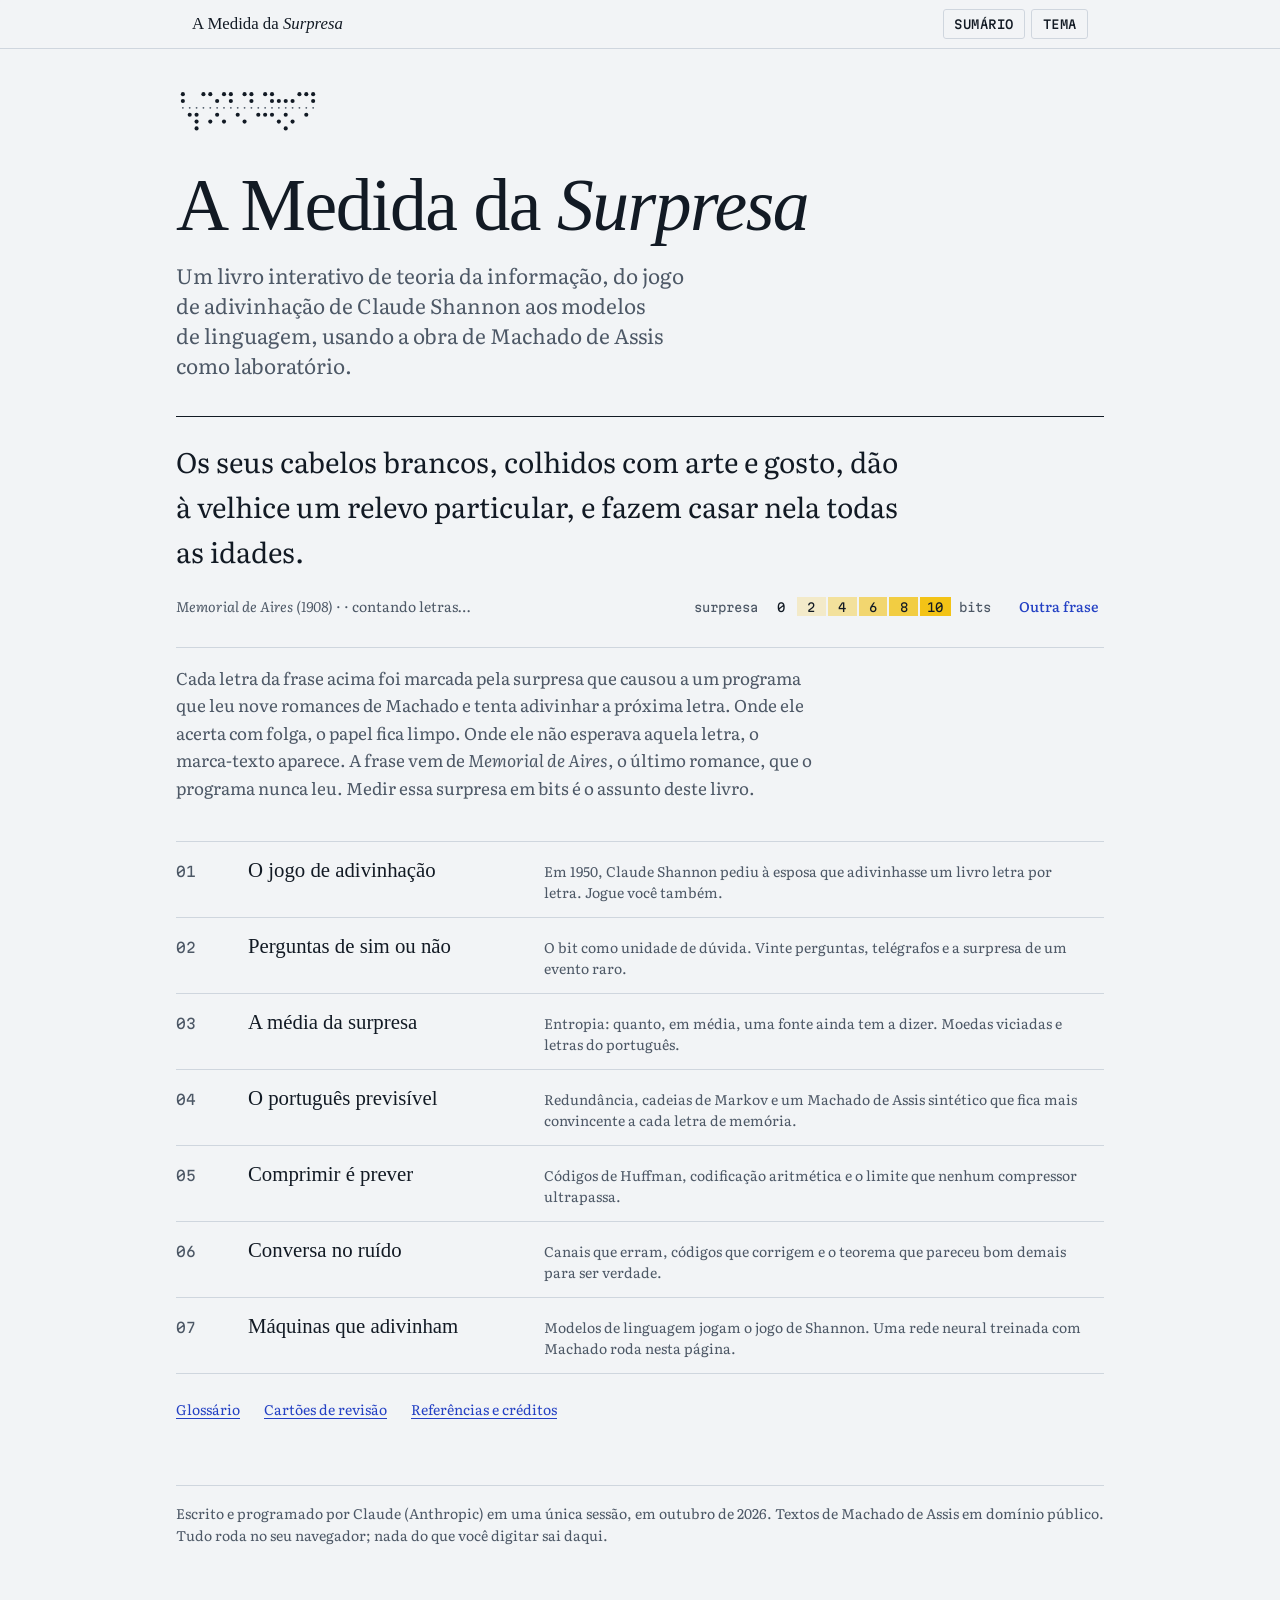
<file: index.html>
<!doctype html>
<html lang="pt-BR">
<head>
<meta charset="utf-8">
<meta name="viewport" content="width=device-width, initial-scale=1, viewport-fit=cover">
<title>A Medida da Surpresa</title>
<meta name="description" content="Um livro interativo de teoria da informação, do jogo de adivinhação de Shannon aos modelos de linguagem, com a obra de Machado de Assis como laboratório.">
<link rel="preconnect" href="https://fonts.googleapis.com">
<link rel="preconnect" href="https://fonts.gstatic.com" crossorigin>
<link rel="stylesheet" href="https://fonts.googleapis.com/css2?family=Literata:ital,opsz,wght@0,7..72,300..700;1,7..72,300..700&family=Martian+Mono:wdth,wght@75..112.5,300..600&family=Old+Standard+TT:ital,wght@0,400;0,700;1,400&display=swap">
<link rel="stylesheet" href="assets/livro.css">
</head>
<body>
<header class="topo">
  <div class="topo-dentro">
    <a class="marca-livro" href="#inicio">A Medida da <i>Surpresa</i></a>
    <nav aria-label="Livro">
      <button class="sumario-botao" id="sumario-botao" type="button" aria-expanded="false" aria-controls="sumario-painel">Sumário</button>
      <button class="tema-botao" id="tema-botao" type="button" title="Alternar tema claro/escuro">Tema</button>
    </nav>
  </div>
  <div class="sumario-painel" id="sumario-painel" hidden></div>
  <div class="progresso" id="progresso"></div>
</header>
<main id="conteudo" tabindex="-1">
  <p class="carregando">Abrindo o livro…</p>
</main>
<noscript><p style="padding:1rem">Este livro é interativo e precisa de JavaScript.</p></noscript>
<script type="module" src="assets/app.js"></script>
</body>
</html>
</file>
<file: assets/livro.css>
/* A Medida da Surpresa — folha de estilo
   Conceito: página de periódico técnico (Bell System Technical Journal, 1948) cruzada com
   fita telegráfica perfurada. Coluna de leitura estreita; interativos e notas na margem
   ocupam a largura extra. A surpresa é sempre marcada como marca-texto amarelo. */

:root {
  /* cor */
  --papel: #f2f4f6;          /* papel levemente azulado */
  --papel-2: #e8ecf0;        /* superfície de interativos */
  --tinta: #121a24;          /* texto */
  --tinta-2: #4d5866;        /* texto secundário */
  --regua: #cfd6de;          /* linhas finas */
  --sinal: #2441c4;          /* azul de carbono: links, controles */
  --sinal-suave: #2441c41f;
  --marca: #f3c316;          /* marca-texto da surpresa */
  --marca-tinta: #121a24;    /* texto sobre marca-texto forte */
  --ruido: #c8402a;          /* bits trocados, erros */
  --certo: #237a4b;          /* acertos */
  --sombra: 0 1px 0 #ffffff80 inset, 0 1px 2px #121a2414;

  /* tipo */
  --f-titulo: "Old Standard TT", "Century Schoolbook", "Iowan Old Style", Georgia, serif;
  --f-texto: "Literata", "Iowan Old Style", "Palatino Linotype", Georgia, serif;
  --f-dados: "Martian Mono", "SFMono-Regular", Menlo, Consolas, monospace;

  --t-0: 0.75rem;
  --t-1: 0.875rem;
  --t-2: 1.0625rem;  /* corpo */
  --t-3: 1.3rem;
  --t-4: 1.75rem;
  --t-5: 2.6rem;
  --t-6: clamp(2.6rem, 7vw, 4.6rem);

  --coluna: 40rem;
  --larga: 58rem;
  --margem-nota: 15rem;
  --raio: 3px;
  color-scheme: light;
}

@media (prefers-color-scheme: dark) {
  :root:not([data-theme="light"]) {
    --papel: #0e131a;
    --papel-2: #161d27;
    --tinta: #e3e8ef;
    --tinta-2: #97a3b3;
    --regua: #2a3442;
    --sinal: #93a7ff;
    --sinal-suave: #93a7ff26;
    --marca: #e0b31a;
    --marca-tinta: #10151c;
    --ruido: #ff7c66;
    --certo: #5fcf8f;
    --sombra: 0 1px 2px #00000066;
    color-scheme: dark;
  }
}
:root[data-theme="dark"] {
  --papel: #0e131a;
  --papel-2: #161d27;
  --tinta: #e3e8ef;
  --tinta-2: #97a3b3;
  --regua: #2a3442;
  --sinal: #93a7ff;
  --sinal-suave: #93a7ff26;
  --marca: #e0b31a;
  --marca-tinta: #10151c;
  --ruido: #ff7c66;
  --certo: #5fcf8f;
  --sombra: 0 1px 2px #00000066;
  color-scheme: dark;
}

*, *::before, *::after { box-sizing: border-box; }
[hidden] { display: none !important; }
html { -webkit-text-size-adjust: 100%; scroll-padding-top: 4.5rem; }
body {
  margin: 0;
  background: var(--papel);
  color: var(--tinta);
  font-family: var(--f-texto);
  font-size: var(--t-2);
  line-height: 1.62;
  font-optical-sizing: auto;
  text-rendering: optimizeLegibility;
}
::selection { background: var(--marca); color: var(--marca-tinta); }
a { color: var(--sinal); text-underline-offset: 0.18em; text-decoration-thickness: 1px; }
a:hover { text-decoration-thickness: 2px; }
:focus-visible { outline: 2px solid var(--sinal); outline-offset: 2px; border-radius: 2px; }
img, svg { max-width: 100%; }

/* ---------- barra superior ---------- */
.topo {
  position: sticky;
  top: env(safe-area-inset-top, 0px);
  z-index: 10;
  background: color-mix(in srgb, var(--papel) 92%, transparent);
  backdrop-filter: blur(6px);
  border-bottom: 1px solid var(--regua);
}
.topo-dentro {
  max-width: var(--larga);
  margin: 0 auto;
  padding: 0.55rem 1rem;
  display: flex;
  align-items: center;
  gap: 1rem;
}
.marca-livro {
  font-family: var(--f-titulo);
  font-size: 1.05rem;
  color: var(--tinta);
  text-decoration: none;
  white-space: nowrap;
}
.marca-livro i { font-style: italic; }
.topo nav { margin-left: auto; display: flex; gap: 0.4rem; align-items: center; }
.sumario-botao, .tema-botao {
  font: 500 var(--t-0) / 1 var(--f-dados);
  letter-spacing: 0.04em;
  text-transform: uppercase;
  background: none;
  color: var(--tinta);
  border: 1px solid var(--regua);
  border-radius: var(--raio);
  padding: 0.5rem 0.65rem;
  cursor: pointer;
}
.sumario-botao:hover, .tema-botao:hover { border-color: var(--tinta-2); }
.progresso {
  position: absolute;
  left: 0;
  bottom: -1px;
  height: 2px;
  background: var(--sinal);
  width: 0;
  transition: width 0.1s linear;
}

/* sumário suspenso */
.sumario-painel {
  position: absolute;
  right: max(1rem, calc((100vw - var(--larga)) / 2));
  top: calc(100% + 0.4rem);
  width: min(26rem, calc(100vw - 2rem));
  background: var(--papel);
  border: 1px solid var(--regua);
  border-radius: var(--raio);
  box-shadow: 0 12px 32px #0000002e;
  padding: 0.5rem;
}
.sumario-painel ol { list-style: none; margin: 0; padding: 0; }
.sumario-painel a {
  display: grid;
  grid-template-columns: 2.2rem 1fr;
  gap: 0.25rem;
  padding: 0.5rem 0.6rem;
  text-decoration: none;
  color: var(--tinta);
  border-radius: var(--raio);
}
.sumario-painel a:hover, .sumario-painel a[aria-current="page"] { background: var(--papel-2); }
.sumario-painel .num { font: var(--t-0) / 1.9 var(--f-dados); color: var(--tinta-2); }

/* ---------- página de capítulo ---------- */
main { padding-inline: 1rem; padding-block: 0 4rem; }
.capitulo, .pagina {
  max-width: var(--larga);
  margin: 0 auto;
  display: grid;
  grid-template-columns: minmax(0, var(--coluna)) minmax(0, 1fr);
  column-gap: 2.5rem;
}
.capitulo > *, .pagina > * { grid-column: 1; min-width: 0; }
.capitulo section, .pagina section { display: contents; }
.capitulo section > *, .pagina section > * { grid-column: 1; min-width: 0; }

.cap-cabeca {
  grid-column: 1 / -1 !important;
  padding-block: 3rem 1.5rem;
  border-bottom: 1px solid var(--regua);
  margin-bottom: 1.5rem;
}
.cap-cabeca .fita { display: block; height: 2.6rem; width: auto; max-width: 100%; margin-bottom: 1.6rem; }
.cap-numero {
  font: 500 var(--t-0) / 1 var(--f-dados);
  letter-spacing: 0.14em;
  text-transform: uppercase;
  color: var(--tinta-2);
  margin: 0 0 0.9rem;
}
.cap-cabeca h1 {
  font-family: var(--f-titulo);
  font-weight: 400;
  font-size: var(--t-5);
  line-height: 1.08;
  margin: 0 0 1rem;
  text-wrap: balance;
  letter-spacing: -0.01em;
}
.cap-lead {
  font-size: var(--t-3);
  line-height: 1.45;
  color: var(--tinta-2);
  max-width: 36rem;
  margin: 0;
  text-wrap: pretty;
}

h2 {
  font-family: var(--f-titulo);
  font-weight: 400;
  font-size: var(--t-4);
  line-height: 1.2;
  margin: 2.8rem 0 0.6rem;
  text-wrap: balance;
}
h3 {
  font-family: var(--f-texto);
  font-weight: 600;
  font-size: var(--t-2);
  margin: 2rem 0 0.3rem;
}
p { margin: 0 0 1rem; text-wrap: pretty; hyphens: auto; }
li { margin-bottom: 0.35rem; }
strong { font-weight: 600; }
em.termo, dfn { font-style: italic; font-weight: 600; }
abbr { text-decoration: none; font-variant: all-small-caps; letter-spacing: 0.04em; }
code, kbd, samp, .dados {
  font-family: var(--f-dados);
  font-size: 0.82em;
  font-variant-numeric: tabular-nums;
}
code { background: var(--papel-2); padding: 0.08em 0.3em; border-radius: 2px; }
kbd { border: 1px solid var(--regua); border-bottom-width: 2px; padding: 0 0.3em; border-radius: 3px; }
hr { border: 0; border-top: 1px solid var(--regua); margin: 2.5rem 0; }

blockquote {
  margin: 1.4rem 0;
  padding: 0 0 0 1.2rem;
  border-left: 2px solid var(--tinta);
  font-style: italic;
}
blockquote footer { font-style: normal; font-size: var(--t-1); color: var(--tinta-2); margin-top: 0.4rem; }

/* notas na margem: à direita em telas largas, recuadas no fluxo em telas estreitas */
.nota {
  grid-column: 2 !important;
  font-size: var(--t-1);
  line-height: 1.5;
  color: var(--tinta-2);
  border-top: 1px solid var(--regua);
  padding-top: 0.5rem;
  margin: 0.3rem 0 1rem;
  align-self: start;
  grid-row: span 3;
}
.nota p { margin-bottom: 0.5rem; }
.nota strong:first-child { color: var(--tinta); font-weight: 600; }

/* matemática (MathML nativo) */
math { font-family: "STIX Two Math", "Cambria Math", "Latin Modern Math", math; font-size: 1.08em; }
math[display="block"] { margin: 1.2rem 0; overflow-x: auto; overflow-y: hidden; padding-block: 0.2rem; }
.equacao {
  display: flex;
  align-items: center;
  justify-content: center;
  gap: 1rem;
  margin: 1.4rem 0;
  overflow-x: auto;
}
.equacao math { margin: 0; }
.equacao .rotulo-eq { font: var(--t-0) var(--f-dados); color: var(--tinta-2); }

/* definição ou resultado em destaque */
.destaque-caixa {
  border: 1px solid var(--tinta);
  padding: 1rem 1.2rem;
  margin: 1.5rem 0;
  border-radius: var(--raio);
}
.destaque-caixa > :last-child { margin-bottom: 0; }
.destaque-caixa .rotulo {
  font: 500 var(--t-0) / 1 var(--f-dados);
  letter-spacing: 0.12em;
  text-transform: uppercase;
  display: block;
  margin-bottom: 0.6rem;
}

/* ---------- interativos ---------- */
.interativo {
  grid-column: 1 / -1 !important;
  margin: 1.8rem 0 2.2rem;
  background: var(--papel-2);
  border-radius: var(--raio);
  padding: 1.2rem;
  box-shadow: var(--sombra);
}
.interativo-titulo {
  font: 500 var(--t-0) / 1.3 var(--f-dados);
  letter-spacing: 0.12em;
  text-transform: uppercase;
  color: var(--tinta-2);
  margin-bottom: 1rem;
}
.interativo-corpo { display: flex; flex-direction: column; gap: 1rem; min-width: 0; }
.interativo figcaption {
  font-size: var(--t-1);
  color: var(--tinta-2);
  margin-top: 1rem;
  line-height: 1.5;
  max-width: var(--coluna);
}
.interativo p { margin: 0; }
.linha { display: flex; flex-wrap: wrap; gap: 0.6rem 1rem; align-items: center; }
.linha > * { min-width: 0; }
.colunas { display: grid; grid-template-columns: repeat(auto-fit, minmax(16rem, 1fr)); gap: 1.2rem; }
.colunas > * { min-width: 0; }
.rolagem { overflow-x: auto; max-width: 100%; }

.botao {
  font: 500 var(--t-1) / 1.2 var(--f-texto);
  border-radius: var(--raio);
  padding: 0.5rem 0.9rem;
  cursor: pointer;
  border: 1px solid var(--regua);
  background: var(--papel);
  color: var(--tinta);
  transition: background 0.12s, border-color 0.12s;
}
.botao:hover { border-color: var(--tinta-2); }
.botao.primario { background: var(--sinal); border-color: var(--sinal); color: var(--papel); }
.botao.primario:hover { filter: brightness(1.08); }
.botao.discreto { border-color: transparent; background: none; color: var(--sinal); padding-inline: 0.3rem; }
.botao:disabled { opacity: 0.45; cursor: default; }

.seletor { align-self: flex-start; display: inline-flex; border: 1px solid var(--regua); border-radius: var(--raio); overflow: hidden; flex-wrap: wrap; }
.seletor button {
  font: var(--t-1) / 1.2 var(--f-texto);
  padding: 0.45rem 0.8rem;
  border: 0;
  background: var(--papel);
  color: var(--tinta);
  cursor: pointer;
  border-right: 1px solid var(--regua);
}
.seletor button:last-child { border-right: 0; }
.seletor button[aria-checked="true"] { background: var(--tinta); color: var(--papel); }

.deslizante { display: grid; grid-template-columns: auto minmax(6rem, 1fr) 4.5rem; gap: 0.8rem; align-items: center; font-size: var(--t-1); }
.deslizante .rotulo { color: var(--tinta-2); }
.deslizante .valor { font-family: var(--f-dados); font-size: var(--t-1); text-align: right; font-variant-numeric: tabular-nums; }
input[type="range"] { accent-color: var(--sinal); width: 100%; min-width: 0; }
input[type="text"], textarea, select {
  font: var(--t-2) var(--f-texto);
  color: var(--tinta);
  background: var(--papel);
  border: 1px solid var(--regua);
  border-radius: var(--raio);
  padding: 0.5rem 0.65rem;
  width: 100%;
  max-width: 100%;
}
textarea { resize: vertical; line-height: 1.5; }

.leituras { display: flex; flex-wrap: wrap; gap: 0.5rem 2rem; margin: 0; }
.leituras > div { display: flex; flex-direction: column; min-width: 0; }
.leituras dt { font: var(--t-0) / 1.4 var(--f-dados); color: var(--tinta-2); letter-spacing: 0.02em; }
.leituras dd { margin: 0; font: 500 var(--t-3) / 1.3 var(--f-dados); font-variant-numeric: tabular-nums; }
.leituras dd.destaque { color: var(--sinal); }

.aviso-modelo {
  font: var(--t-1) var(--f-dados);
  color: var(--tinta-2);
  margin: 0;
}
.aviso-modelo::before { content: "◌ "; display: inline-block; animation: girar 1.2s linear infinite; }
@keyframes girar { to { transform: rotate(360deg); } }

/* gráficos */
.grafico { width: 100%; height: auto; display: block; overflow: visible; }
.grafico .tick { font: 11px var(--f-dados); fill: var(--tinta-2); }
.grafico .rotulo-eixo { font: 12px var(--f-texto); fill: var(--tinta-2); }
.grafico .grade { stroke: var(--regua); stroke-width: 1; }
.grafico .eixo { stroke: var(--tinta-2); stroke-width: 1; }
.grafico .linha-dados { fill: none; stroke: var(--sinal); stroke-width: 2.2; }
.grafico .area-dados { fill: var(--sinal-suave); stroke: none; }
.grafico .barra { fill: var(--sinal); }
.grafico .barra.realce { fill: var(--marca); }
.grafico .ponto { fill: var(--sinal); stroke: var(--papel-2); stroke-width: 2; }
.grafico .anotacao { font: 12px var(--f-texto); fill: var(--tinta); }
.grafico .anotacao-dados { font: 11px var(--f-dados); fill: var(--tinta); }
.grafico .referencia { stroke: var(--tinta-2); stroke-dasharray: 4 4; stroke-width: 1; fill: none; }

/* bits */
.bits { font-family: var(--f-dados); letter-spacing: 0.08em; word-break: break-all; font-variant-numeric: tabular-nums; }
.bit-trocado { color: var(--ruido); text-decoration: underline wavy var(--ruido); text-underline-offset: 3px; }
.certo { color: var(--certo); }
.errado { color: var(--ruido); }

/* marca-texto da surpresa */
.marcado { font-size: var(--t-3); line-height: 1.75; margin: 0; }
.letra {
  --s: 0;
  background: color-mix(in srgb, var(--marca) calc(var(--s) * 100%), transparent);
  border-radius: 1px;
  transition: background-color 0.5s ease;
}
.letra.forte { color: var(--marca-tinta); }
.regua-surpresa { display: flex; align-items: center; gap: 2px; font: var(--t-0) var(--f-dados); color: var(--tinta-2); flex-wrap: wrap; }
.regua-surpresa .regua-passo {
  --s: 0;
  background: color-mix(in srgb, var(--marca) calc(var(--s) * 100%), transparent);
  color: var(--tinta);
  padding: 0.15rem 0.45rem;
  min-width: 1.8rem;
  text-align: center;
}
.regua-surpresa .regua-rotulo { padding-inline: 0.4rem; }

/* fita perfurada */
.fita .furo { fill: var(--tinta); }
.fita .furo-tracao { fill: var(--tinta-2); }

/* ---------- exercícios ---------- */
.exercicios-titulo { margin-top: 3.5rem; padding-top: 1.5rem; border-top: 1px solid var(--regua); }
ol.exercicios { padding-left: 1.3rem; }
ol.exercicios > li { margin-bottom: 1.4rem; padding-left: 0.3rem; }
ol.exercicios > li::marker { font: 500 var(--t-1) var(--f-dados); color: var(--tinta-2); }
details.solucao { margin-top: 0.5rem; }
details.solucao summary {
  cursor: pointer;
  font: 500 var(--t-0) / 1.8 var(--f-dados);
  text-transform: uppercase;
  letter-spacing: 0.1em;
  color: var(--sinal);
  width: max-content;
}
details.solucao[open] summary { margin-bottom: 0.5rem; }
details.solucao > div { border-left: 2px solid var(--regua); padding-left: 1rem; font-size: 0.97em; }
.nivel { font: var(--t-0) var(--f-dados); color: var(--tinta-2); margin-left: 0.4rem; }

/* cartões (dados escondidos que alimentam a página de cartões) */
.cartoes-dados { display: none !important; }

/* navegação entre capítulos */
.cap-rodape {
  grid-column: 1 / -1 !important;
  display: flex;
  justify-content: space-between;
  gap: 1rem;
  flex-wrap: wrap;
  margin-top: 3.5rem;
  padding-top: 1.5rem;
  border-top: 1px solid var(--regua);
}
.cap-rodape a { display: flex; flex-direction: column; text-decoration: none; color: var(--tinta); max-width: 48%; min-width: 0; }
.cap-rodape a span { font: var(--t-0) / 1.6 var(--f-dados); color: var(--tinta-2); text-transform: uppercase; letter-spacing: 0.1em; }
.cap-rodape a strong { font: 400 var(--t-3) / 1.25 var(--f-titulo); }
.cap-rodape a:hover strong { color: var(--sinal); }
.cap-rodape .proximo { margin-left: auto; text-align: right; }

/* ---------- abertura ---------- */
.abertura { max-width: var(--larga); margin: 0 auto; padding-block: 2.5rem 1rem; }
.abertura .fita { height: 3rem; width: auto; display: block; margin-bottom: 2rem; }
.abertura h1 {
  font-family: var(--f-titulo);
  font-weight: 400;
  font-size: var(--t-6);
  line-height: 0.98;
  letter-spacing: -0.02em;
  margin: 0 0 1.2rem;
  text-wrap: balance;
}
.abertura h1 em { font-style: italic; }
.abertura .subtitulo { font-size: var(--t-3); color: var(--tinta-2); max-width: 34rem; margin-bottom: 2.2rem; line-height: 1.45; }
.vitrine { border-top: 1px solid var(--tinta); border-bottom: 1px solid var(--regua); padding-block: 1.4rem; margin-bottom: 1rem; }
.vitrine .marcado { font-size: clamp(1.25rem, 2.6vw, 1.75rem); line-height: 1.6; max-width: 48rem; }
.vitrine-pe { display: flex; justify-content: space-between; gap: 1rem; flex-wrap: wrap; align-items: center; margin-top: 1rem; font-size: var(--t-1); color: var(--tinta-2); }
.vitrine-pe cite { font-style: italic; }

.indice { list-style: none; margin: 2.5rem 0 0; padding: 0; border-bottom: 1px solid var(--regua); }
.indice li { border-top: 1px solid var(--regua); margin: 0; }
.indice a { display: grid; grid-template-columns: 3rem minmax(0, 17rem) minmax(0, 1fr); gap: 0.2rem 1.5rem; align-items: baseline; padding: 0.95rem 0; text-decoration: none; color: var(--tinta); }
.indice .num { font: var(--t-1) / 1.9 var(--f-dados); color: var(--tinta-2); }
.indice strong { font: 400 var(--t-3) / 1.25 var(--f-titulo); display: block; }
.indice a:hover strong { color: var(--sinal); }
.indice span.desc { font-size: var(--t-1); color: var(--tinta-2); line-height: 1.45; display: block; max-width: 34rem; }
@media (max-width: 40rem) {
  .indice a { grid-template-columns: 2.4rem minmax(0, 1fr); }
  .indice span.desc { grid-column: 2; }
}
.apendices { display: flex; flex-wrap: wrap; gap: 0.5rem 1.5rem; margin-top: 1.5rem; font-size: var(--t-1); }
.colofao { max-width: var(--larga); margin: 3rem auto 0; font-size: var(--t-1); color: var(--tinta-2); border-top: 1px solid var(--regua); padding-top: 1rem; }

/* ---------- glossário, cartões ---------- */
dl.glossario dt { font-weight: 600; margin-top: 1.2rem; }
dl.glossario dt a { font-weight: 400; font-size: var(--t-1); margin-left: 0.4rem; }
dl.glossario dd { margin: 0.2rem 0 0; }
.cartao-lista { list-style: none; padding: 0; margin: 0; display: grid; gap: 0.6rem; }
.cartao-lista li { background: var(--papel-2); border-radius: var(--raio); padding: 0.8rem 1rem; margin: 0; }
.cartao-lista .p { font-weight: 600; }
.cartao-lista .r { color: var(--tinta-2); font-size: var(--t-1); margin-top: 0.3rem; }
pre.saida {
  font: var(--t-0) / 1.6 var(--f-dados);
  background: var(--papel);
  border: 1px solid var(--regua);
  border-radius: var(--raio);
  padding: 0.8rem;
  max-height: 16rem;
  overflow: auto;
  white-space: pre-wrap;
  word-break: break-word;
  margin: 0;
}

.carregando { padding: 4rem 0; text-align: center; color: var(--tinta-2); font-family: var(--f-dados); font-size: var(--t-1); }

@media (max-width: 62rem) {
  .capitulo, .pagina { display: block; max-width: var(--coluna); }
  .nota { margin: 0.2rem 0 1.2rem; padding: 0.5rem 0 0 0.9rem; border-top: 0; border-left: 2px solid var(--regua); }
  .interativo { margin-inline: -0.25rem; }
}
@media (max-width: 30rem) {
  :root { --t-2: 1rem; --t-3: 1.15rem; --t-4: 1.45rem; --t-5: 2.05rem; }
  .interativo { padding: 0.9rem; }
  .deslizante { grid-template-columns: 1fr 4rem; }
  .deslizante .rotulo { grid-column: 1 / -1; }
  .topo-dentro { gap: 0.5rem; }
}
@media (prefers-reduced-motion: reduce) {
  *, *::before, *::after { animation: none !important; transition: none !important; scroll-behavior: auto !important; }
}
</file>
